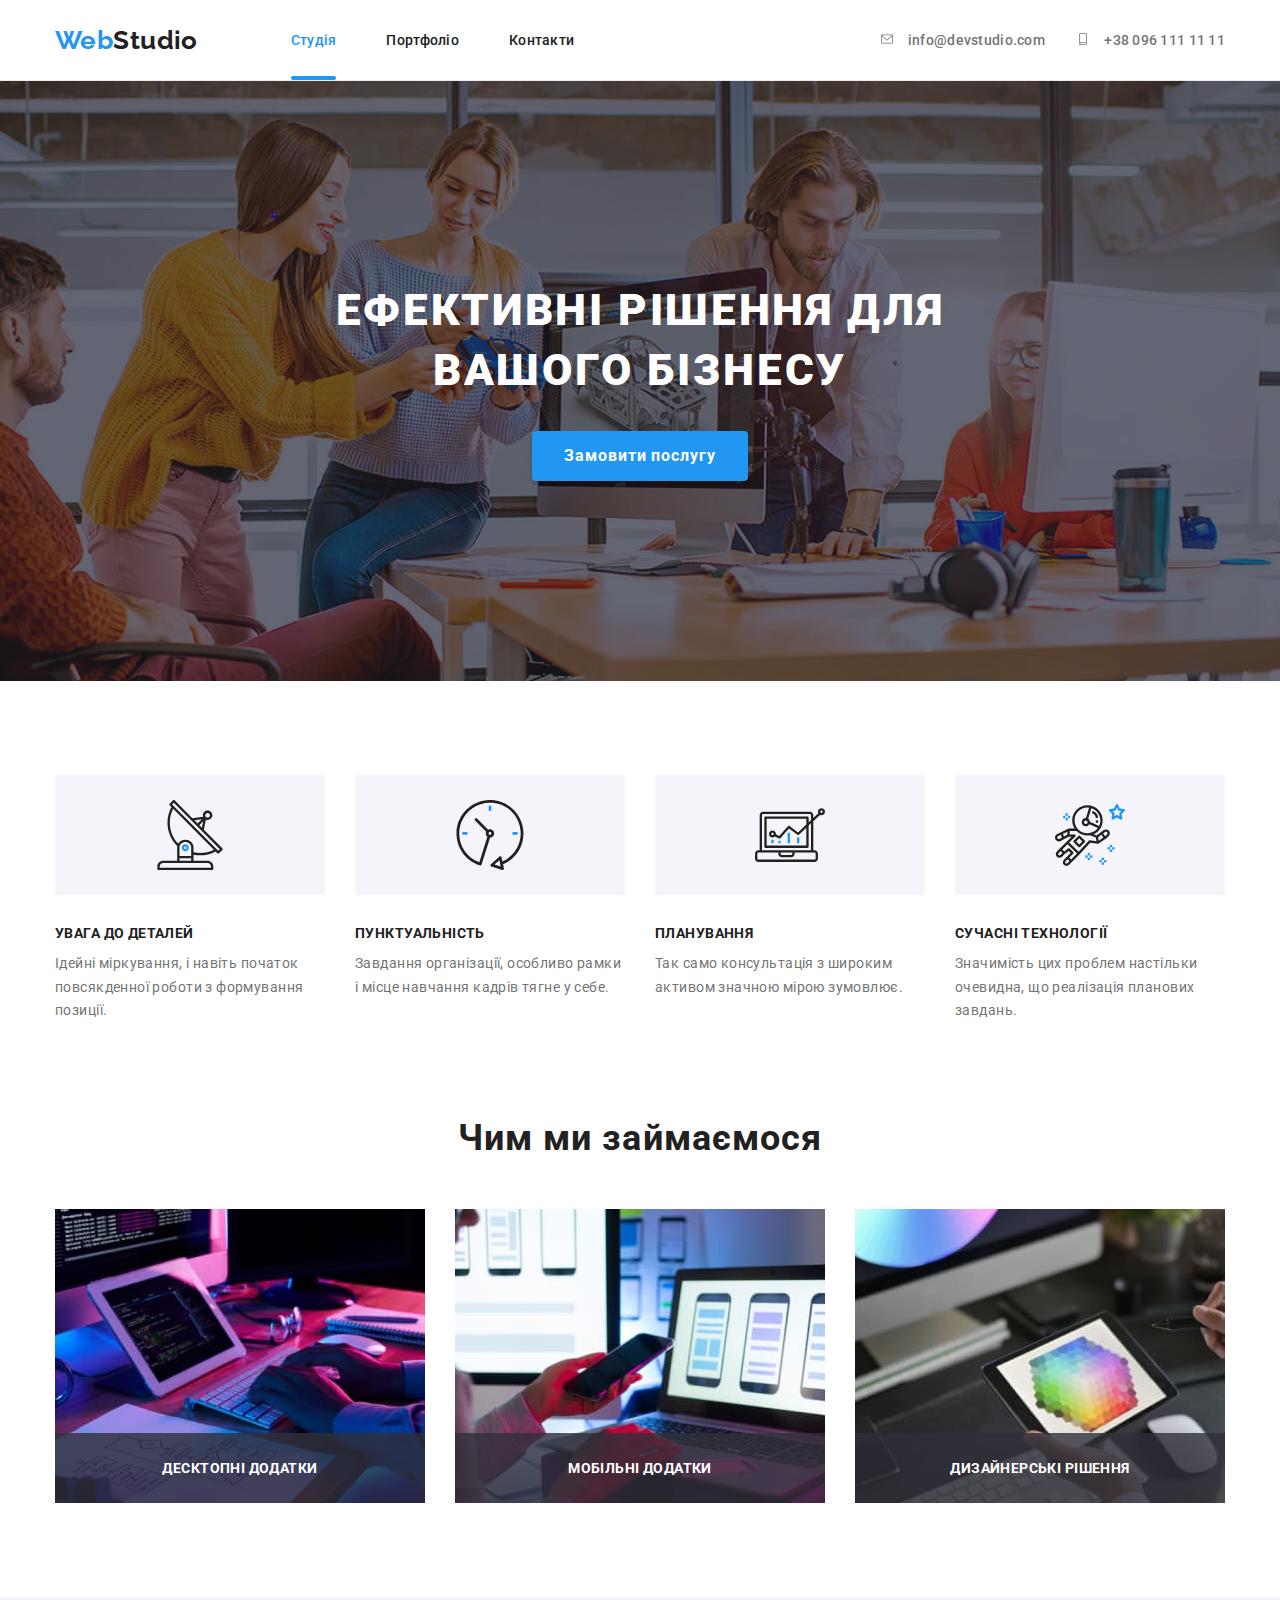
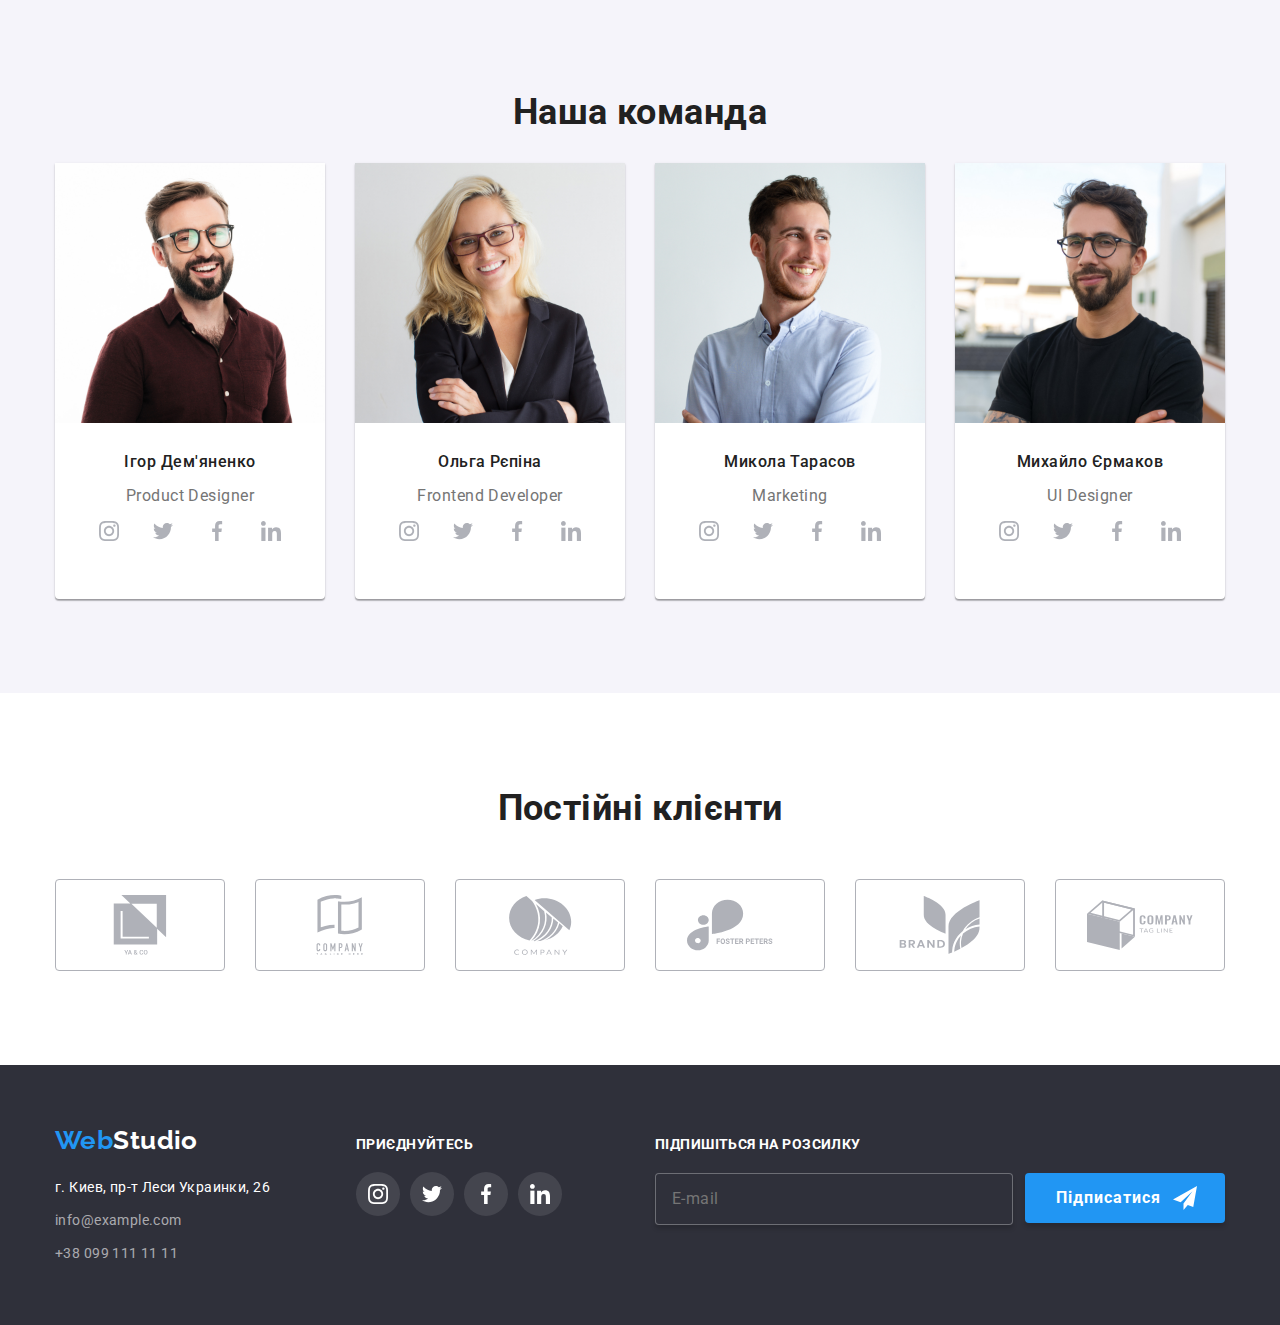
<file: index.html>
<!DOCTYPE html>
<html lang="uk">
  <head>
    <meta charset="UTF-8" />
    <meta http-equiv="X-UA-Compatible" content="IE=edge" />
    <meta name="viewport" content="width=device-width, initial-scale=1.0" />
    <title>Студия</title> 
    <link rel="preconnect" href="https://fonts.googleapis.com">
    <link rel="preconnect" href="https://fonts.gstatic.com" crossorigin>
    <link href="https://fonts.googleapis.com/css2?family=Raleway:wght@700&family=Roboto:wght@400;500;700;900&display=swap" rel="stylesheet">
    <link rel="stylesheet" href="https://cdnjs.cloudflare.com/ajax/libs/modern-normalize/1.1.0/modern-normalize.min.css">
    <link rel="stylesheet" href="./css/main.min.css">
  </head>

  <body>
    <header>
      <nav class="container nav">
        <a href="./index.html" class="nav__logo"   >
          <span>Web</span><span class="nav__logo-word">Studio</span></a> 
  
            <ul class="nav__list">
                <li class="nav__item">
                    <a href="./index.html" class="nav__link nav__link--current">Студія</a>
                </li>
                <li class="nav__item">
                    <a href="./portfolio.html" class="nav__link">Портфоліо</a>
                </li>
                <li class="nav__item">
                    <a href="#" class="nav__link">Контакти</a>
                </li>
            </ul>
      

        <ul class="nav-contacts">
          <li class="nav-contacts__list">
            <a href="mailto:info@devstudio.com" class="nav-contacts__link" aria-label="Написати листа">
              <svg class="nav-contacts__icon" width="16" height="12">
                <use href="./images/icons.svg#icon-envelope"></use>
            </svg>
              info@devstudio.com</a></li>
          <li class="nav-contacts__list">
            <a href="tel:+38 096 111 11 11" class="nav-contacts__link" aria-label="Зателефонувати">
              <svg class="nav-contacts__icon" width="16" height="12"> 
                <use href="./images/icons.svg#icon-smartphone"></use>
           </svg>
              +38 096 111 11 11</a></li>
        </ul>
      </nav>
    </header>
    <!--Замовити послугу-->
    <main>
        <section class="hero section">
            <h1 class="hero__title">Ефективні рішення для <br> вашого бізнесу</h1>
            <button aria-label="Заказать услугу" type="button" class="hero__button" data-modal-open>Замовити послугу</button>
        </section>
        <!--Якість-->
      <section class="section">
        <div class="container quality">
          <ul class="quality__list">
            <li class="quality__listy">
              <div class="quality__box">
                <svg class="quality-icon" width="70" height="70">
                    <use href="./images/icons/quality/quality-icon.svg#icon-quality-icon1"></use>
                </svg>
            </div>
              <h3 class="quality__title">УВАГА ДО ДЕТАЛЕЙ</h3>
              <p class="paragraph">Ідейні міркування, і навіть початок повсякденної роботи з формування позиції.</p>
            </li>
            <li class="quality__item">
              <div class="quality__box">
                <svg class="quality-icon" width="70" height="70">
                    <use href="./images/icons/quality/quality-icon.svg#icon-clock-2"></use>
                </svg>
            </div>
              <h3 class="quality__title">ПУНКТУАЛЬНІСТЬ</h3>
              <p class="paragraph">Завдання організації, особливо рамки і місце навчання кадрів тягне у себе.</p>
            </li>
            <li class="quality__item">
              <div class="quality__box">
                <svg class="quality-icon" width="70" height="70">
                    <use href="./images/icons/quality/quality-icon.svg#icon-diagram-3"></use>
                </svg>
            </div>
              <h3 class="quality__title">ПЛАНУВАННЯ</h3>
              <p class="paragraph">Так само консультація з широким активом значною мірою зумовлює.</p>
            </li>
            <li class="quality__item">
              <div class="quality__box">
                <svg class="quality-icon" width="70" height="70">
                    <use href="./images/icons/quality/quality-icon.svg#icon-astronaut-4"></use>
                </svg>
            </div>
              <h3 class="quality__title">СУЧАСНІ ТЕХНОЛОГІЇ</h3>
              <p class="paragraph">Значимість цих проблем настільки очевидна, що реалізація планових завдань.</p>
            </li>
          </ul>
        </div>
      </section>
      <!--Чим ми займаємось-->
      <section class="work section">
        <div class="container">
          <h2 class="name work__title">Чим ми займаємося</h2>
          <ul class="work__list">
            <li class="work__item"><img src="./images/box1.jpg" alt="Програмуємо додатки" width="370">
                <div class="work__box">
                    <p class="work__text">Десктопні додатки</p>
                </div>
            </li>
            <li class="work__item"><img src="./images/box2.jpg" alt="Програмуємо мобільні додатки" width="370">
                <div class="work__box">
                    <p class="work__text">Мобільні додатки</p>
                </div>
            </li>
            <li class="work__item"><img src="./images/box 3.jpg" alt="Займаємось дизайном дадатків" width="370">
                <div class="work__box">
                    <p class="work__text">Дизайнерські рішення</p>
                </div>
            </li>
          </ul>
        </div>
      </section>
      <!--Команда-->
      <section class="section team">
        <div class="container">
          <h2 class="name team__title">Наша команда</h2>
          <ul class="team__list">
            <li class="team__item">
              <img src="./images/icons/teams/team1.jpg" alt="Ігор Дем'яненко" width="270">
              <div class="team__box">
                <h3 class="team__name">Ігор Дем'яненко</h3>
                <p class="paragraph team__pos">Product Designer</p>
                <ul class="social-list">
                    <li class="social-list__item">
                        <a class="social-list__link" href="#" aria-label="Сторінка в инстаграмме">
                            <svg class="social-list__icon" width="20" height="20">
                                <use href="./images/icons.svg#icon-instagram"></use>
                            </svg>
                        </a>
                    </li>
                    <li class="social-list__item">
                        <a class="social-list__link" href="#" aria-label="Сторінка в твиттере">
                            <svg class="social-list__icon" width="20" height="20">
                                <use href="./images/icons.svg#icon-twitter"></use>
                            </svg>
                        </a>
                    </li>
                    <li class="social-list__item">
                        <a class="social-list__link" href="#" aria-label="Сторінка в фейсбуке">
                            <svg class="social-list__icon" width="20" height="20">
                                <use href="./images/icons.svg#icon-facebook"></use>
                            </svg>
                        </a>
                    </li>
                    <li class="social-list__item">
                        <a class="social-list__link" href="#" aria-label="Сторінка в линкедине">
                            <svg class="social-list__icon" width="20" height="20">
                                <use href="./images/icons.svg#icon-linkedin"></use>
                            </svg>
                        </a>
                    </li>
                </ul>
              </div>
            </li>

            <li class="team__item">
              <img src="./images/icons/teams/team2.jpg" alt="Ольга Рєпіна" width="270">
              <div class="team__box">
                <h3 class="team__name">Ольга Рєпіна</h3>
                <p class="paragraph team__pos">Frontend Developer</p>
                <ul class="social-list">
                    <li class="social-list__item">
                        <a class="social-list__link" href="#" aria-label="Сторінка в инстаграмме">
                            <svg class="social-list__icon" width="20" height="20">
                                <use href="./images/icons.svg#icon-instagram"></use>
                            </svg>
                        </a>
                    </li>
                    <li class="social-list__item">
                        <a class="social-list__link" href="#" aria-label="Сторінка в твиттере">
                            <svg class="social-list__icon" width="20" height="20">
                                <use href="./images/icons.svg#icon-twitter"></use>
                            </svg>
                        </a>
                    </li>
                    <li class="social-list__item">
                        <a class="social-list__link" href="#" aria-label="Сторінка в фейсбуке">
                            <svg class="social-list__icon" width="20" height="20">
                                <use href="./images/icons.svg#icon-facebook"></use>
                            </svg>
                        </a>
                    </li>
                    <li class="social-list__item">
                        <a class="social-list__link" href="#" aria-label="Сторінка в линкедине">
                            <svg class="social-list__icon" width="20" height="20">
                                <use href="./images/icons.svg#icon-linkedin"></use>
                            </svg>
                        </a>
                    </li>
                </ul>
              </div>
            </li>

            <li class="team__item">
              <img src="./images/icons/teams/team3.jpg" alt="Микола Тарасов" width="270">
              <div class="team__box">
                <h3 class="team__name">Микола Тарасов</h3>
                <p class="paragraph team__pos">Marketing</p>
                <ul class="social-list">
                    <li class="social-list__item">
                        <a class="social-list__link" href="#" aria-label="Сторінка в инстаграмме">
                            <svg class="social-list__icon" width="20" height="20">
                                <use href="./images/icons.svg#icon-instagram"></use>
                            </svg>
                        </a>
                    </li>
                    <li class="social-list__item">
                        <a class="social-list__link" href="#" aria-label="Сторінка в твиттере">
                            <svg class="social-list__icon" width="20" height="20">
                                <use href="./images/icons.svg#icon-twitter"></use>
                            </svg>
                        </a>
                    </li>
                    <li class="social-list__item">
                        <a class="social-list__link" href="#" aria-label="Сторінка в фейсбуке">
                            <svg class="social-list__icon" width="20" height="20">
                                <use href="./images/icons.svg#icon-facebook"></use>
                            </svg>
                        </a>
                    </li>
                    <li class="social-list__item">
                        <a class="social-list__link" href="#" aria-label="Сторінка в линкедине">
                            <svg class="social-list__icon" width="20" height="20">
                                <use href="./images/icons.svg#icon-linkedin"></use>
                            </svg>
                        </a>
                    </li>
                </ul>
              </div>
            </li>

            <li class="team__item">
              <img src="./images/icons/teams/team4.jpg" alt="Михайло Єрмаков" width="270">
              <div class="team__box">
                <h3 class="team__name">Михайло Єрмаков</h3>
                <p class="paragraph team__pos">UI Designer</p>
                <ul class="social-list">
                    <li class="social-list__item">
                        <a class="social-list__link" href="#" aria-label="Сторінка в инстаграмме">
                            <svg class="social-list__icon" width="20" height="20">
                                <use href="./images/icons.svg#icon-instagram"></use>
                            </svg>
                        </a>
                    </li>
                    <li class="social-list__item">
                        <a class="social-list__link" href="#" aria-label="Сторінка в твиттере">
                            <svg class="social-list__icon" width="20" height="20">
                                <use href="./images/icons.svg#icon-twitter"></use>
                            </svg>
                        </a>
                    </li>
                    <li class="social-list__item">
                        <a class="social-list__link" href="#" aria-label="Сторінка в фейсбуке">
                            <svg class="social-list__icon" width="20" height="20">
                                <use href="./images/icons.svg#icon-facebook"></use>
                            </svg>
                        </a>
                    </li>
                    <li class="social-list__item">
                        <a class="social-list__link" href="#" aria-label="Сторінка в линкедине">
                            <svg class="social-list__icon" width="20" height="20">
                                <use href="./images/icons.svg#icon-linkedin"></use>
                            </svg>
                        </a>
                    </li>
                </ul>
              </div>
            </li>
          </ul>
        </div>
      </section> 
      <!--Клієнти-->
      <section class="section clients">
        <div class="container">
            <h2 class="clients__title">Постійні клієнти</h2>
            <ul class="clients__list">
                <li class="clients__item">
                    <a class="clients__link" href="#">
                        <svg class="clients__icon" width="106" height="60">
                            <use href="./images/icons/clients/clients-icon.svg#icon-group1"></use>
                        </svg>
                    </a>
                </li>
                <li class="clients__item">
                    <a class="clients__link" href="#">
                        <svg class="clients__icon" width="106" height="60">
                            <use href="./images/icons/clients/clients-icon.svg#icon-group2"></use>
                        </svg>
                    </a>
                </li>
                <li class="clients__item">
                    <a class="clients__link" href="#">
                        <svg class="clients__icon" width="106" height="60">
                            <use href="./images/icons/clients/clients-icon.svg#icon-group3"></use>
                        </svg>
                    </a>
                </li>
                <li class="clients__item">
                    <a class="clients__link" href="#">
                        <svg class="clients__icon" width="106" height="60">
                            <use href="./images/icons/clients/clients-icon.svg#icon-group4"></use>
                        </svg>
                    </a>
                </li>
                <li class="clients__item">
                    <a class="clients__link" href="#">
                        <svg class="clients__icon" width="106" height="60">
                            <use href="./images/icons/clients/clients-icon.svg#icon-group5"></use>
                        </svg>
                    </a>
                </li>
                <li class="clients__item">
                    <a class="clients__link" href="#">
                        <svg class="clients__icon" width="106" height="60">
                            <use href="./images/icons/clients/clients-icon.svg#icon-group6"></use>
                        </svg>
                    </a>
                </li>
            </ul>
        </div>
    </section>
    </main>
    <footer>
      <section class="footer section">
        <div class="container footer__box">
          <div class="container footer__adress">
              <a href="./index.html" class="footer__logo">Web<span class="footer__logo--word">Studio</span></a>
              <address class="footer__street">г. Киев, пр-т Леси Украинки, 26</address>
              <ul>
                  <li class="footer__list"><a href="mailto:info@example.com" class="footer__contacts">info@example.com</a></li>
                  <li class="footer__list"><a href="tel:+380991111111" class="footer__contacts">+38 099 111 11 11</a></li>
              </ul>
          </div>
          <div class="container footer__social">
              <h2 class="footer__social--title">приєднуйтесь</h2>
              <ul class="footer__social--list">
                  <li class="social-list__item">
                      <a class="footer__link" href="#" aria-label="Страница в инстаграмме">
                          <svg class="social-list__icon" width="20" height="20">
                              <use href="./images/icons.svg#icon-instagram"></use>
                          </svg>
                      </a>
                  </li>
                  <li class="social-list__item">
                      <a class="footer__link" href="#" aria-label="Страница в твиттере">
                          <svg class="social-list__icon" width="20" height="20">
                              <use href="./images/icons.svg#icon-twitter"></use>
                          </svg>
                      </a>
                  </li>
                  <li class="social-list__item">
                      <a class="footer__link" href="#" aria-label="Страница в фейсбуке">
                          <svg class="social-list__icon" width="20" height="20">
                              <use href="./images/icons.svg#icon-facebook"></use>
                          </svg>
                      </a>
                  </li>
                  <li class="social-list__item">
                      <a class="footer__link" href="#" aria-label="Страница в линкедине">
                          <svg class="social-list__icon" width="20" height="20">
                              <use href="./images/icons.svg#icon-linkedin"></use>
                          </svg>
                      </a>
                  </li>
              </ul>
          </div>
          <div>
            <h2 class="send">Підпишіться на розсилку</h2>
            <form class="send__form">
                <input class="send__input" type="email" name="mail" placeholder="E-mail" />
                <button class="send__button" type="submit">
                    Підписатися
                    <svg class="send__icon" width="24" height="24">
                        <use href="./images/icon-send.svg#icon-icon-send"></use>
                    </svg>
                </button>
            </form>
        </div>
      </div>
      </section>
    </footer>
     <!--Модульне вікно-->
     <div class="backdrop is-hidden" data-modal>
        <div class="modal">
            <button aria-label="Закрити вікно" type="button" class="modal__close" data-modal-close>
                <svg class="modal__icon" width="18" height="18">
                    <use href="./images/windows-icon.svg#icon-close"></use>
                </svg>
            </button>
            <form class="form" autocomplete="on">
                <h2 class="form__title">Залиште свої дані, ми вам передзвонимо</h2>
                <div class="form__main">
                    <div class="form__box">
                        <label class="form__label" for="name">Ім'я</label>
                        <div class="form__svg">
                            <input class="form__input" type="text" name="name" id="name" />
                            <svg class="form__icons" width="12" height="12">
                                <use href="./images/windows-icon.svg#icon-user"></use>
                            </svg>
                        </div>

                    </div>
                    <div class="form__box">
                        <label class="form__label" for="tel">Телефон</label>
                        <div class="form__svg">
                            <input class="form__input" type="tel" name="tel" id="tel" />
                            <svg class="form__icons" width="13" height="13">
                                <use href="./images/windows-icon.svg#icon-phone"></use>
                            </svg>
                    </div>
                    </div>
                    <div class="form__box">
                        <label class="form__label" for="mail">Пошта</label>
                        <div class="form__svg">
                            <input class="form__input" type="email" name="mail" id="mail" />
                            <svg class="form__icons" width="15" height="12">
                                <use href="./images/windows-icon.svg#icon-mail"></use>
                            </svg>
                    </div>
                    </div>
                    <div class="form__box">
                        <label class="form__label" for="comment">Введіть текст</label>
                        <textarea class="form__textarea" name="comment" id="comment" rows="6" placeholder="Введите текст"></textarea>
                    </div>
            </div>
                <div class="form__check">
                    <label class="form-check__label" for="accept">   
                        <div class="form__control">
                            <input class="form__checkbox" type="checkbox" name="accept" value="accept" id="accept" />
                            <svg class="form-check__icon" aria-hidden="true" width="16" height="15">
                                <use href="./images/modal-windows.svg#icon-check"></use>
                            </svg>
                        </div>
                        Погоджуюся з розсилкою та приймаю <a href="#" class="form__word"> Умови договору</a></label>
                </div>
            <button class="form__button " type="submit">Відправити</button>
        </div>
            </form>
        </div>
    </div>
    <script src="./js/modal.js"></script>
  </body>
</html>
</file>
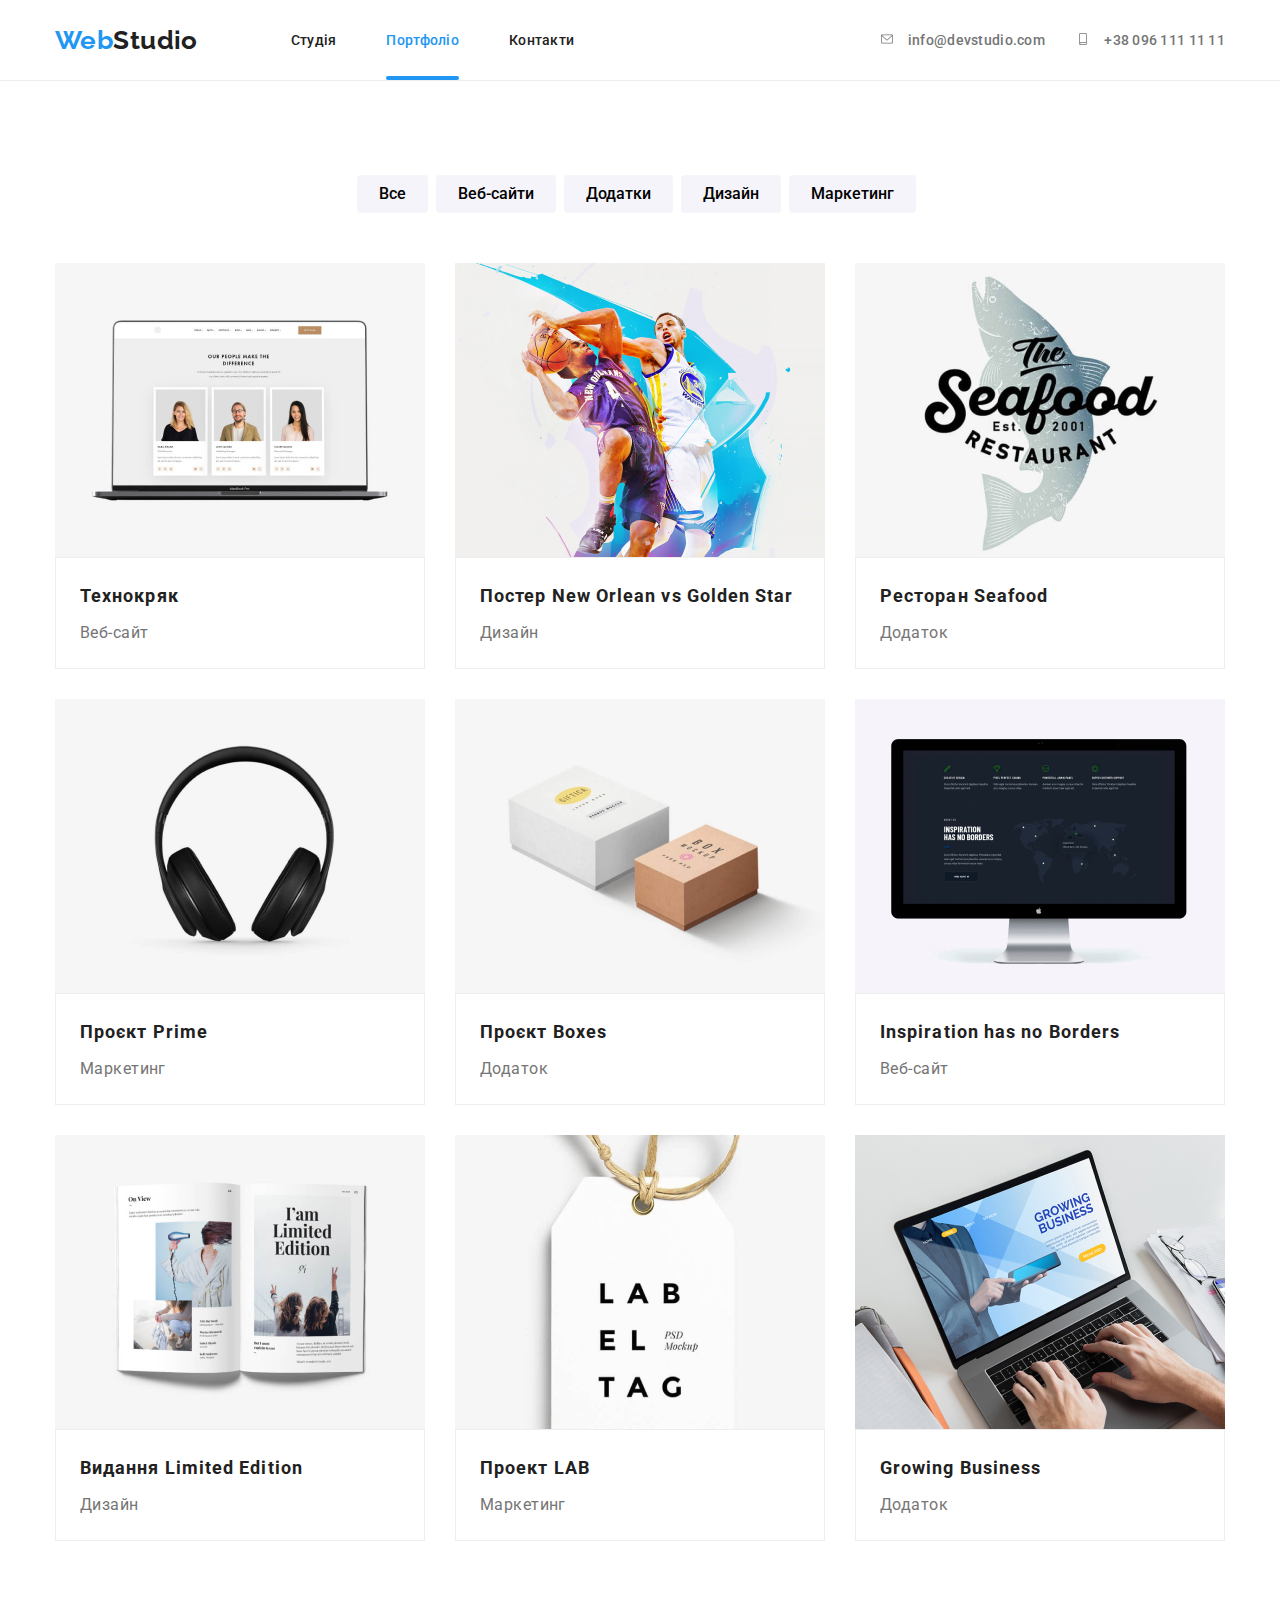
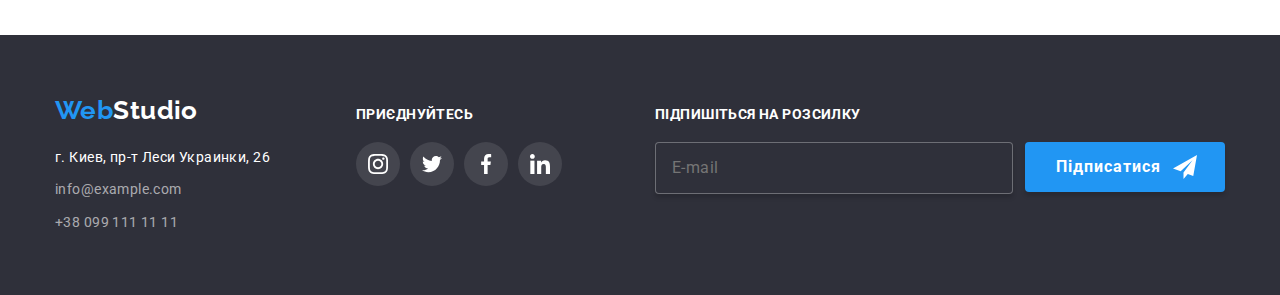
<file: portfolio.html>
<!DOCTYPE html>
<html lang="uk">
<head>
    <meta charset="UTF-8">
    <meta http-equiv="X-UA-Compatible" content="IE=edge">
    <meta name="viewport" content="width=device-width, initial-scale=1.0">
    <title>Студия</title> 
    <link rel="preconnect" href="https://fonts.googleapis.com">
    <link rel="preconnect" href="https://fonts.gstatic.com" crossorigin>
    <link href="https://fonts.googleapis.com/css2?family=Raleway:wght@700&family=Roboto:wght@400;500;700;900&display=swap" rel="stylesheet">
    <link rel="stylesheet" href="https://cdnjs.cloudflare.com/ajax/libs/modern-normalize/1.1.0/modern-normalize.min.css">
    <link rel="stylesheet" href="./css/main.min.css">
</head>

<body>
    <header>
        <nav class="container nav">
            <a href="./index.html" class="nav__logo">Web<span class="nav__logo-word">Studio</span></a>
            <ul class="nav__list">
                <li class="nav__item">
                    <a href="./index.html" class="nav__link">Студія</a>
                </li>
                <li class="nav__item">
                    <a href="./portfolio.html" class="nav__link  nav__link--current">Портфоліо</a>
                </li>
                <li class="nav__item">
                    <a href="#" class="nav__link">Контакти</a>
                </li>
            </ul>
            <ul class="nav-contacts">
                <li class="nav-contacts__list">
                    <a href="mailto:info@devstudio.com" class="nav-contacts__link">
                        <svg class="nav-contacts__icon" width="16" height="12">
                            <use href="./images/icons.svg#icon-envelope"></use>
                        </svg>
                        info@devstudio.com
                    </a>
                </li>
                <li class="nav-contacts__list">
                    <a href="tel:+380961111111" class="nav-contacts__link">
                       <svg class="nav-contacts__icon" width="16" height="12"> 
                            <use href="./images/icons.svg#icon-smartphone"></use>
                       </svg>
                        +38 096 111 11 11
                    </a>    
                </li>
            </ul>
        </nav>
    </header>
    <main>
        <section class="portfolio section">
            <div class="container">
                <!--Кнопки-->
                <ul class="portfolio__list">
                    <li class="portfolio__item"><button type="button" class="portfolio__buttons">Все</button></li>
                    <li class="portfolio__item"><button type="button" class="portfolio__buttons">Веб-сайти</button></li>
                    <li class="portfolio__item"><button type="button" class="portfolio__buttons">Додатки</button></li>
                    <li class="portfolio__item"><button type="button" class="portfolio__buttons">Дизайн</button></li>
                    <li class="portfolio__item"><button type="button" class="portfolio__buttons">Маркетинг</button></li>
                </ul>
                <!--БЛОГИ-->
                <ul class="portfolio__menu">
                    <li class="portfolio__images">
                        <a class="portfolio__link" href="#">
                            <div class="portfolio__overlay">         
                                <img src="./images/portfolioimg/img1.jpg" alt="Технокряк" width="370" height="294">
                                <div class="overlay">
                                    <p class="overlay__paragrap">Ресурс пропонує комплексні пропозиції з різним рівнем функціоналу та сервісів. Все це дозволить відвідувачу отримати вичерпні відомості про компанію чи приватну особу.
                                    </p>
                                </div>
                            </div>
                            <div class="portfolio__box">
                                <h3 class="portfolio__box--name">Технокряк</h3>
                                <p class="portfolio__box--paragraph">Веб-сайт</p>
                            </div>
                        </a>
                    </li>
                    <li class="portfolio__images">
                        <a class="portfolio__link" href="#">
                            <div class="portfolio__overlay">         
                                <img src="./images/portfolioimg/img2.jpg" alt="Постер New Orlean vs Golden Star" width="370" height="294">
                                <div class="overlay">
                                    <p class="overlay__paragrap">Ресурс пропонує комплексні пропозиції з різним рівнем функціоналу та сервісів. Все це дозволить відвідувачу отримати вичерпні відомості про компанію чи приватну особу.
                                    </p>
                                </div>
                            </div>
                            <div class="portfolio__box">
                                <h3 class="portfolio__box--name">Постер New Orlean vs Golden Star</h3>
                                <p class="portfolio__box--paragraph">Дизайн</p>
                            </div>
                        </a>
                    </li>
                    <li class="portfolio__images">
                        <a class="portfolio__link" href="#">
                            <div class="portfolio__overlay">         
                                <img src="./images/portfolioimg/img3.jpg" alt="Ресторан Seafood" width="370" height="294">
                                <div class="overlay">
                                    <p class="overlay__paragrap">Ресурс пропонує комплексні пропозиції з різним рівнем функціоналу та сервісів. Все це дозволить відвідувачу отримати вичерпні відомості про компанію чи приватну особу.
                                    </p>
                                </div>
                            </div>
                            <div class="portfolio__box">
                                <h3 class="portfolio__box--name">Ресторан Seafood</h3>
                                <p class="portfolio__box--paragraph">Додаток</p>
                            </div>
                        </a>
                    </li>
                    <li class="portfolio__images">
                        <a class="portfolio__link" href="#">
                            <div class="portfolio__overlay">         
                                <img src="./images/portfolioimg/img4.jpg" alt="Проєкт Prime" width="370" height="294">
                                <div class="overlay">
                                    <p class="overlay__paragrap">Ресурс пропонує комплексні пропозиції з різним рівнем функціоналу та сервісів. Все це дозволить відвідувачу отримати вичерпні відомості про компанію чи приватну особу.
                                    </p>
                                </div>
                            </div>
                            <div class="portfolio__box">
                                <h3 class="portfolio__box--name">Проєкт Prime</h3>
                                <p class="portfolio__box--paragraph">Маркетинг</p>
                            </div>
                        </a>
                    </li>
                    <li class="portfolio__images">
                        <a class="portfolio__link" href="#">
                            <div class="portfolio__overlay">         
                                <img src="./images/portfolioimg/img5.jpg" alt="Проєкт Boxes" width="370" height="294">
                                <div class="overlay">
                                    <p class="overlay__paragrap">Ресурс пропонує комплексні пропозиції з різним рівнем функціоналу та сервісів. Все це дозволить відвідувачу отримати вичерпні відомості про компанію чи приватну особу.
                                    </p>
                                </div>
                            </div>
                            <div class="portfolio__box">
                                <h3 class="portfolio__box--name">Проєкт Boxes</h3>
                                <p class="portfolio__box--paragraph">Додаток</p>
                            </div>
                        </a>
                    </li>
                    <li class="portfolio__images">
                        <a class="portfolio__link" href="#">
                            <div class="portfolio__overlay">         
                                <img src="./images/portfolioimg/img6.jpg" alt="Inspiration has no Borders" width="370" height="294">
                                <div class="overlay">
                                    <p class="overlay__paragrap">Ресурс пропонує комплексні пропозиції з різним рівнем функціоналу та сервісів. Все це дозволить відвідувачу отримати вичерпні відомості про компанію чи приватну особу.
                                    </p>
                                </div>
                            </div>
                            <div class="portfolio__box">
                                <h3 class="portfolio__box--name">Inspiration has no Borders</h3>
                                <p class="portfolio__box--paragraph">Веб-сайт</p>
                            </div>
                        </a>
                    </li>
                    <li class="portfolio__images">
                        <a class="portfolio__link" href="#">
                            <div class="portfolio__overlay">         
                                <img src="./images/portfolioimg/img7.jpg" alt="Видання Limited Edition" width="370" height="294">
                                <div class="overlay">
                                    <p class="overlay__paragrap">Ресурс пропонує комплексні пропозиції з різним рівнем функціоналу та сервісів. Все це дозволить відвідувачу отримати вичерпні відомості про компанію чи приватну особу.
                                    </p>
                                </div>
                            </div>
                            <div class="portfolio__box">
                                <h3 class="portfolio__box--name">Видання Limited Edition</h3>
                                <p class="portfolio__box--paragraph">Дизайн</p>
                            </div>
                        </a>
                    </li>
                    <li class="portfolio__images">
                        <a class="portfolio__link" href="#">
                            <div class="portfolio__overlay">         
                                <img src="./images/portfolioimg/img8.jpg" alt="Проект LAB" width="370" height="294">
                                <div class="overlay">
                                    <p class="overlay__paragrap">Ресурс пропонує комплексні пропозиції з різним рівнем функціоналу та сервісів. Все це дозволить відвідувачу отримати вичерпні відомості про компанію чи приватну особу.
                                    </p>
                                </div>
                            </div>
                            <div class="portfolio__box">
                                <h3 class="portfolio__box--name">Проект LAB</h3>
                                <p class="portfolio__box--paragraph">Маркетинг</p>
                            </div>
                        </a>
                    </li>
                    <li class="portfolio__images">
                        <a class="portfolio__link" href="#">
                            <div class="portfolio__overlay">         
                                <img src="./images/portfolioimg/img9.jpg" alt="Growing Business" width="370" height="294">
                                <div class="overlay">
                                    <p class="overlay__paragrap">Ресурс пропонує комплексні пропозиції з різним рівнем функціоналу та сервісів. Все це дозволить відвідувачу отримати вичерпні відомості про компанію чи приватну особу.
                                    </p>
                                </div>
                            </div>
                            <div class="portfolio__box">
                                <h3 class="portfolio__box--name">Growing Business</h3>
                                <p class="portfolio__box--paragraph">Додаток</p>
                            </div>
                        </a>
                    </li>
                </ul>
            </div>
        </section>
    </main>
    <footer>
        <section class="footer section">
            <div class="container footer__box">
              <div class="container footer__adress">
                  <a href="./index.html" class="footer__logo">Web<span class="footer__logo--word">Studio</span></a>
                  <address class="footer__street">г. Киев, пр-т Леси Украинки, 26</address>
                  <ul>
                      <li class="footer__list"><a href="mailto:info@example.com" class="footer__contacts">info@example.com</a></li>
                      <li class="footer__list"><a href="tel:+380991111111" class="footer__contacts">+38 099 111 11 11</a></li>
                  </ul>
              </div>
              <div class="container footer__social">
                  <h2 class="footer__social--title">приєднуйтесь</h2>
                  <ul class="footer__social--list">
                      <li class="social-list__item">
                          <a class="footer__link" href="#" aria-label="Страница в инстаграмме">
                              <svg class="social-list__icon" width="20" height="20">
                                  <use href="./images/icons.svg#icon-instagram"></use>
                              </svg>
                          </a>
                      </li>
                      <li class="social-list__item">
                          <a class="footer__link" href="#" aria-label="Страница в твиттере">
                              <svg class="social-list__icon" width="20" height="20">
                                  <use href="./images/icons.svg#icon-twitter"></use>
                              </svg>
                          </a>
                      </li>
                      <li class="social-list__item">
                          <a class="footer__link" href="#" aria-label="Страница в фейсбуке">
                              <svg class="social-list__icon" width="20" height="20">
                                  <use href="./images/icons.svg#icon-facebook"></use>
                              </svg>
                          </a>
                      </li>
                      <li class="social-list__item">
                          <a class="footer__link" href="#" aria-label="Страница в линкедине">
                              <svg class="social-list__icon" width="20" height="20">
                                  <use href="./images/icons.svg#icon-linkedin"></use>
                              </svg>
                          </a>
                      </li>
                  </ul>
              </div>
              <div>
                <h2 class="send">Підпишіться на розсилку</h2>
                <form class="send__form">
                    <input class="send__input" type="email" name="mail" placeholder="E-mail" />
                    <button class="send__button" type="submit">
                        Підписатися
                        <svg class="send__icon" width="24" height="24">
                            <use href="./images/icon-send.svg#icon-icon-send"></use>
                        </svg>
                    </button>
                </form>
            </div>
          </div>
          </section>
    </footer> 
</body>
</html>
</file>
<file: css/main.min.css>
:root{--color-primary: #212121;--color-second: #2196f3;--color-contacts: #757575;--color-hero: #2f303a;--color-hero-name: #ffffff;--color-button: #188ce8;--color-team: #f5f4fa;--color-contacts-footer: rgba(255, 255, 255, 0.6);--color-social-icons: #afb1b8;--color-icons-footer: rgba(255, 255, 255, 0.1);--color-icons: #afb1b8;--color-background: rgba(47, 48, 58, 0.8);--color-bckground: rgba(33, 150, 243, 0.9);--font-family-primary: "Roboto", sans-serif;--font-family-logo: "Raleway", sans-serif}html{-webkit-box-sizing:border-box;box-sizing:border-box}*,*::after,*::before{-webkit-box-sizing:inherit;box-sizing:inherit}h1,h2,h3,h4,h5,h6,p{margin-top:0}img{display:block;max-width:100%;height:auto}ul{list-style:none;padding-left:0;margin:0}body{color:var(--color-primary);font-family:var(--font-family-primary);font-weight:500;font-size:14px;line-height:1.17;letter-spacing:.03em;margin:0}.section{margin-left:auto;margin-right:auto;padding-top:94px;padding-bottom:94px}.container{width:1200px;padding-left:15px;padding-right:15px;margin:0 auto}.backdrop{position:fixed;top:0;left:0;width:100%;height:100%;background-color:rgba(0,0,0,.2);visibility:visible;z-index:1;-webkit-transition:opacity 250ms cubic-bezier(0.4, 0, 0.2, 1),visibility 250ms cubic-bezier(0.4, 0, 0.2, 1);transition:opacity 250ms cubic-bezier(0.4, 0, 0.2, 1),visibility 250ms cubic-bezier(0.4, 0, 0.2, 1)}.backdrop.is-hidden{opacity:0;visibility:hidden;pointer-events:none}.modal{position:absolute;min-width:528px;min-height:581px;-webkit-box-shadow:0 2px 1px 0 rgba(0,0,0,.2),0 1px 1px 0 rgba(0,0,0,.14),0 1px 3px 0 rgba(0,0,0,.12);box-shadow:0 2px 1px 0 rgba(0,0,0,.2),0 1px 1px 0 rgba(0,0,0,.14),0 1px 3px 0 rgba(0,0,0,.12);background-color:var(--color-hero-name);border-radius:4px;top:50%;left:50%;-webkit-transform:translate(-50%, -50%) scale(1);transform:translate(-50%, -50%) scale(1);-webkit-transition:-webkit-transform 250ms cubic-bezier(0.4, 0, 0.2, 1);transition:-webkit-transform 250ms cubic-bezier(0.4, 0, 0.2, 1);transition:transform 250ms cubic-bezier(0.4, 0, 0.2, 1);transition:transform 250ms cubic-bezier(0.4, 0, 0.2, 1), -webkit-transform 250ms cubic-bezier(0.4, 0, 0.2, 1)}.modal__close{position:absolute;top:8px;right:8px;width:30px;height:30px;background-color:var(--color-hero-name);border-radius:50%;border:1px solid rgba(0,0,0,.1);cursor:pointer;display:-webkit-box;display:-ms-flexbox;display:flex;-webkit-box-pack:center;-ms-flex-pack:center;justify-content:center;-webkit-box-align:center;-ms-flex-align:center;align-items:center}.modal__close:hover,.modal__close .modal__close:focus{scale:1.15}.modal__icon{margin:3px}.form__main{margin:0 40px 12px;margin-bottom:20px}.form__title{font-weight:700;font-size:20px;line-height:1.17;letter-spacing:.03em;text-align:center;margin-top:40px;margin-bottom:12px}.form__box{margin-bottom:10px;display:-webkit-box;display:-ms-flexbox;display:flex;-webkit-box-orient:vertical;-webkit-box-direction:normal;-ms-flex-direction:column;flex-direction:column}.form__label{font-weight:400;font-size:12px;line-height:1.17;letter-spacing:.01em;color:#757575;margin-bottom:4px}.form__svg{position:relative}.form__input{margin:0;padding:6px 0 6px 42px;border-radius:4px;border:1px solid rgba(33,33,33,.2);outline:0;-webkit-transition:border-color 250ms cubic-bezier(0.4, 0, 0.2, 1);transition:border-color 250ms cubic-bezier(0.4, 0, 0.2, 1);width:448px;height:40px}.form__input:focus{border-color:#2196f3}.form__input:focus+.form__icons{color:var(--color-second)}.form__icons{left:15px;position:absolute;bottom:14px;display:inline-block;fill:currentColor;cursor:pointer}.form__textarea{padding:12px 16px;border-radius:4px;border:1px solid rgba(33,33,33,.2);outline:0;-webkit-transition:border-color 250ms cubic-bezier(0.4, 0, 0.2, 1);transition:border-color 250ms cubic-bezier(0.4, 0, 0.2, 1);resize:none}.form__textarea:focus{border-color:#2196f3}.form__textarea::-webkit-input-placeholder{color:rgba(117,117,117,.5);font-weight:400;font-size:12px;line-height:1.17;letter-spacing:.01em}.form__textarea::-moz-placeholder{color:rgba(117,117,117,.5);font-weight:400;font-size:12px;line-height:1.17;letter-spacing:.01em}.form__textarea:-ms-input-placeholder{color:rgba(117,117,117,.5);font-weight:400;font-size:12px;line-height:1.17;letter-spacing:.01em}.form__textarea::-ms-input-placeholder{color:rgba(117,117,117,.5);font-weight:400;font-size:12px;line-height:1.17;letter-spacing:.01em}.form__textarea::placeholder{color:rgba(117,117,117,.5);font-weight:400;font-size:12px;line-height:1.17;letter-spacing:.01em}.form__check{display:-webkit-box;display:-ms-flexbox;display:flex;-webkit-box-pack:center;-ms-flex-pack:center;justify-content:center;-webkit-box-align:center;-ms-flex-align:center;align-items:center;margin:20px 0 30px}.form-check__label{font-weight:400;line-height:1.71;color:#757575;display:-webkit-box;display:-ms-flexbox;display:flex;-webkit-box-align:center;-ms-flex-align:center;align-items:center}.form__control{display:-webkit-box;display:-ms-flexbox;display:flex;-webkit-box-pack:center;-ms-flex-pack:center;justify-content:center;-webkit-box-align:center;-ms-flex-align:center;align-items:center;fill:currentColor;width:16px;height:15px;margin-right:7px;border:2px solid var(--color-primary);border-radius:2px}.form_checkbox{appearance:none;-webkit-appearance:none;-moz-appearance:none}.form_checkbox:checked+.form-check__icon{opacity:1}.form-check__icon{cursor:pointer}.form__word{color:#2196f3}.form__button{margin:0 164px 40px;background-color:var(--color-second);color:var(--color-hero-name);border-radius:4px;border:1px;cursor:pointer;font-family:var(--font-family-primary);font-weight:700;font-size:16px;line-height:1.9;letter-spacing:.06em;padding:10px 55px;-webkit-box-shadow:0 4px 4px 0 rgba(0,0,0,.15);box-shadow:0 4px 4px 0 rgba(0,0,0,.15);-webkit-transition:background-color 250ms cubic-bezier(0.4, 0, 0.2, 1);transition:background-color 250ms cubic-bezier(0.4, 0, 0.2, 1)}.form__button:hover,.form__button:focus{background-color:#188ce8}.nav__logo{color:var(--color-second);font-family:var(--font-family-logo);text-decoration:none;font-weight:700;font-size:26px;line-height:1.17;display:block;padding-top:24px;padding-bottom:24px}.nav__logo-word{color:var(--color-primary)}.nav__list{display:-webkit-box;display:-ms-flexbox;display:flex}.nav__link{color:var(--color-primary);position:relative;display:block;padding-top:32px;padding-bottom:32px;text-decoration:none;letter-spacing:.02em;-webkit-transition:color 250ms cubic-bezier(0.4, 0, 0.2, 1);transition:color 250ms cubic-bezier(0.4, 0, 0.2, 1)}.nav__link:hover,.nav__link:focus{color:var(--color-second)}.nav__link.nav__link--current{color:var(--color-second)}.nav__link::after{content:"";background-color:var(--color-second);position:absolute;border-radius:2px;width:100%;height:4px;bottom:0;left:0;opacity:0}.nav__link.nav__link--current::after{content:"";opacity:1}.nav__item:not(:first-child){margin-left:50px}.nav__item:first-child{margin-left:93px}.nav__item:last-child{margin-right:0}.nav-contacts__link{color:var(--color-contacts);text-decoration:none;letter-spacing:.02em;-webkit-transition:color 250ms cubic-bezier(0.4, 0, 0.2, 1);transition:color 250ms cubic-bezier(0.4, 0, 0.2, 1)}.nav-contacts__link:hover,.nav-contacts__link:focus{color:var(--color-second)}.nav-contacts{display:-webkit-box;display:-ms-flexbox;display:flex;margin-left:auto}.nav-contacts__list:not(:first-child){margin-left:30px}.nav-contacts__icon{margin-right:10px;fill:currentColor}.nav-contacts__icon:hover,.nav-contacts__icon:focus{color:var(--color-second)}header{border-bottom:1px solid #ececec}.container.nav{display:-webkit-box;display:-ms-flexbox;display:flex;-webkit-box-align:center;-ms-flex-align:center;align-items:center}.hero.section{background-color:var(--color-hero);background-image:-webkit-gradient(linear, left top, right top, from(rgba(47, 48, 58, 0.4)), to(rgba(47, 48, 58, 0.4))),url(../images/hero-background.jpg);background-image:linear-gradient(to right, rgba(47, 48, 58, 0.4), rgba(47, 48, 58, 0.4)),url(../images/hero-background.jpg);max-width:1600px;background-size:cover;background-position:center;text-align:center;padding-top:200px;padding-bottom:200px}.hero__title{color:var(--color-hero-name);font-family:var(--font-family-primary);font-weight:900;font-size:44px;line-height:1.36;letter-spacing:.06em;text-transform:uppercase;margin-bottom:30px}.hero__button{background-color:var(--color-second);color:var(--color-hero-name);-webkit-box-shadow:0px 4px 4px rgba(0,0,0,.15);box-shadow:0px 4px 4px rgba(0,0,0,.15);border-radius:4px;border:1px;cursor:pointer;font-family:var(--font-family-primary);font-weight:700;font-size:16px;line-height:1.9;letter-spacing:.06em;display:inline-block;padding:10px 32px;-webkit-transition:background-color 250ms cubic-bezier(0.4, 0, 0.2, 1);transition:background-color 250ms cubic-bezier(0.4, 0, 0.2, 1)}.hero__button:hover,.hero__button:focus{background-color:var(--color-button)}.clients__title{font-weight:700;font-size:36px;text-align:center;margin-bottom:50px}.clients__list{display:-webkit-box;display:-ms-flexbox;display:flex;-webkit-box-pack:center;-ms-flex-pack:center;justify-content:center}.clients__item{margin-right:30px}.clients__item:last-child{margin-right:0}.clients__link{color:var(--color-icons);display:-webkit-box;display:-ms-flexbox;display:flex;-webkit-box-pack:center;-ms-flex-pack:center;justify-content:center;-webkit-box-align:center;-ms-flex-align:center;align-items:center;width:170px;height:92px;border:1px solid #afb1b8;border-radius:4px;-webkit-transition:color 250ms cubic-bezier(0.4, 0, 0.2, 1),border-color 250ms cubic-bezier(0.4, 0, 0.2, 1);transition:color 250ms cubic-bezier(0.4, 0, 0.2, 1),border-color 250ms cubic-bezier(0.4, 0, 0.2, 1)}.clients__link:hover,.clients__link:focus{color:var(--color-second);border-color:var(--color-second)}.clients__icon{fill:currentColor}.footer{background-color:var(--color-hero);color:var(--color-hero-name)}.footer.section{padding-top:60px;padding-bottom:60px}.footer__box{display:-webkit-box;display:-ms-flexbox;display:flex;-webkit-box-align:baseline;-ms-flex-align:baseline;align-items:baseline}.footer__adress{padding:0;margin:0;width:231px}.footer__logo{color:var(--color-second);font-family:var(--font-family-logo);text-decoration:none;font-weight:700;font-size:26px;line-height:1.17}.footer__logo--word{color:var(--color-hero-name)}.footer__street{font-style:normal;font-weight:400;line-height:1.71;margin-top:20px;margin-bottom:9px}.footer__list{margin-top:9px}.footer__contacts{color:var(--color-contacts-footer);font-weight:400;text-decoration:none;line-height:1.71;margin-bottom:60px;-webkit-transition:color 250ms cubic-bezier(0.4, 0, 0.2, 1);transition:color 250ms cubic-bezier(0.4, 0, 0.2, 1)}.footer__contacts:hover,.footer__contacts:focus{color:var(--color-second)}.footer__social{width:206px;margin:0;margin-left:70px;margin-right:93px;padding:0}.footer__social--title{margin:0;margin-bottom:20px;text-transform:uppercase;font-weight:700;font-size:14px;line-height:1.142;letter-spacing:.03em}.footer__social--list{display:-webkit-box;display:-ms-flexbox;display:flex}.footer__link{color:var(--color-hero-name);background-color:var(--color-icons-footer);width:100%;height:100%;display:-webkit-box;display:-ms-flexbox;display:flex;-webkit-box-pack:center;-ms-flex-pack:center;justify-content:center;-webkit-box-align:center;-ms-flex-align:center;align-items:center;border-radius:50%;-webkit-transition:color 250ms cubic-bezier(0.4, 0, 0.2, 1),background-color 250ms cubic-bezier(0.4, 0, 0.2, 1);transition:color 250ms cubic-bezier(0.4, 0, 0.2, 1),background-color 250ms cubic-bezier(0.4, 0, 0.2, 1)}.footer__link:hover,.footer__link:focus{color:var(--color-hero-name);background-color:var(--color-second);border-radius:50%}.send{font-weight:700;font-size:14px;line-height:1.17;letter-spacing:.03em;text-transform:uppercase;margin-bottom:20px}.send__form{display:-webkit-box;display:-ms-flexbox;display:flex}.send__input{color:var(--color-hero-name);width:358px;font-weight:400;font-size:16px;line-height:1.25;letter-spacing:.03em;background-color:var(--color-hero);padding:15px 16px;-webkit-box-shadow:0 4px 4px 0 rgba(0,0,0,.15);box-shadow:0 4px 4px 0 rgba(0,0,0,.15);border-radius:4px;border:1px solid rgba(255,255,255,.3);margin-right:12px}.send__button{position:relative;width:200px;height:50px;padding:10px 62px 10px 29px;background-color:var(--color-second);color:var(--color-hero-name);border-radius:4px;-webkit-box-shadow:0 4px 4px 0 rgba(0,0,0,.15);box-shadow:0 4px 4px 0 rgba(0,0,0,.15);border:1px;cursor:pointer;font-weight:700;font-size:16px;line-height:1.88;letter-spacing:.06em}.send__icon{fill:currentColor;position:absolute;right:28px;bottom:13px}.portfolio__list{display:-webkit-box;display:-ms-flexbox;display:flex;-webkit-box-pack:center;-ms-flex-pack:center;justify-content:center;margin-bottom:50px}.portfolio__link{text-decoration:none}.portfolio__item{margin-right:8px}.portfolio__buttons{background-color:var(--color-team);font-family:var(--font-family-primary);border:rgba(0,0,0,0);cursor:pointer;font-size:16px;line-height:1.625;font-weight:500;padding:6px 22px;max-width:145px;border-radius:4px;-webkit-transition:color 250ms cubic-bezier(0.4, 0, 0.2, 1),background-color 250ms cubic-bezier(0.4, 0, 0.2, 1),-webkit-box-shadow 250ms cubic-bezier(0.4, 0, 0.2, 1);transition:color 250ms cubic-bezier(0.4, 0, 0.2, 1),background-color 250ms cubic-bezier(0.4, 0, 0.2, 1),-webkit-box-shadow 250ms cubic-bezier(0.4, 0, 0.2, 1);transition:color 250ms cubic-bezier(0.4, 0, 0.2, 1),background-color 250ms cubic-bezier(0.4, 0, 0.2, 1),box-shadow 250ms cubic-bezier(0.4, 0, 0.2, 1);transition:color 250ms cubic-bezier(0.4, 0, 0.2, 1),background-color 250ms cubic-bezier(0.4, 0, 0.2, 1),box-shadow 250ms cubic-bezier(0.4, 0, 0.2, 1),-webkit-box-shadow 250ms cubic-bezier(0.4, 0, 0.2, 1)}.portfolio__buttons:hover,.portfolio__buttons:focus{background-color:var(--color-second);-webkit-box-shadow:0px 3px 1px rgba(0,0,0,.1),0px 1px 2px rgba(0,0,0,.08),0px 2px 2px rgba(0,0,0,.12);box-shadow:0px 3px 1px rgba(0,0,0,.1),0px 1px 2px rgba(0,0,0,.08),0px 2px 2px rgba(0,0,0,.12);border-radius:4px;color:var(--color-hero-name)}.portfolio-list--item:last-child{margin-right:0}.portfolio__menu{display:-webkit-box;display:-ms-flexbox;display:flex;-ms-flex-wrap:wrap;flex-wrap:wrap}.portfolio__images{margin-bottom:30px;margin-right:30px;width:370px;-webkit-transition:-webkit-box-shadow 250ms cubic-bezier(0.4, 0, 0.2, 1);transition:-webkit-box-shadow 250ms cubic-bezier(0.4, 0, 0.2, 1);transition:box-shadow 250ms cubic-bezier(0.4, 0, 0.2, 1);transition:box-shadow 250ms cubic-bezier(0.4, 0, 0.2, 1), -webkit-box-shadow 250ms cubic-bezier(0.4, 0, 0.2, 1)}.portfolio__images:hover,.portfolio__images:focus{-webkit-box-shadow:0px 1px 1px rgba(0,0,0,.12),0px 4px 4px rgba(0,0,0,.06),1px 4px 6px rgba(0,0,0,.16);box-shadow:0px 1px 1px rgba(0,0,0,.12),0px 4px 4px rgba(0,0,0,.06),1px 4px 6px rgba(0,0,0,.16)}.portfolio__images:nth-child(3n+3){margin-right:0}.portfolio__images:nth-last-child(-n+3){margin-bottom:0}.portfolio__images:hover .overlay{opacity:1;-webkit-transform:translateY(100%);transform:translateY(100%)}.portfolio__images:hover .overlay{-webkit-transform:translateY(0%);transform:translateY(0%)}.portfolio__box{padding:20px 24px;border:1px solid #eee}.portfolio__box--name{color:var(--color-primary);font-weight:700;font-size:18px;line-height:2;letter-spacing:.06em;margin-bottom:4px}.portfolio__box--paragraph{color:var(--color-contacts);font-weight:400;font-size:16px;line-height:1.87;margin:0}.portfolio__overlay{position:relative;overflow:hidden}.overlay{background-color:var(--color-bckground);position:absolute;width:100%;height:100%;top:0;left:0;padding:64px 24px;-webkit-transform:translateY(100%);transform:translateY(100%);-webkit-transition:opacity 250ms cubic-bezier(0.4, 0, 0.2, 1),-webkit-transform 250ms cubic-bezier(0.4, 0, 0.2, 1);transition:opacity 250ms cubic-bezier(0.4, 0, 0.2, 1),-webkit-transform 250ms cubic-bezier(0.4, 0, 0.2, 1);transition:transform 250ms cubic-bezier(0.4, 0, 0.2, 1),opacity 250ms cubic-bezier(0.4, 0, 0.2, 1);transition:transform 250ms cubic-bezier(0.4, 0, 0.2, 1),opacity 250ms cubic-bezier(0.4, 0, 0.2, 1),-webkit-transform 250ms cubic-bezier(0.4, 0, 0.2, 1);display:-webkit-box;display:-ms-flexbox;display:flex;-webkit-box-align:center;-ms-flex-align:center;align-items:center}.overlay__paragrap{font-weight:400;font-size:18px;line-height:1.55;letter-spacing:.03em;color:var(--color-hero-name);padding:0 24px;width:100%;margin:0}.quality__title{margin-bottom:10px;font-weight:700;font-size:14px;text-transform:uppercase}.quality__list{display:-webkit-box;display:-ms-flexbox;display:flex}.quality__item{margin-right:30px;width:270px}.quality__item:last-child{margin-right:0}.quality__box{width:270px;height:120px;background-color:var(--color-team);margin-bottom:30px;padding:0;border-radius:4px;display:-webkit-box;display:-ms-flexbox;display:flex;-webkit-box-pack:center;-ms-flex-pack:center;justify-content:center;-webkit-box-align:center;-ms-flex-align:center;align-items:center}.team.section{background-color:var(--color-team);padding-bottom:94px;padding-top:94px;margin-left:auto;margin-right:auto;text-align:center}.team__title{display:-webkit-box;display:-ms-flexbox;display:flex;-webkit-box-pack:center;-ms-flex-pack:center;justify-content:center;font-family:var(--font-family-primary);font-weight:700;font-size:36px;line-height:42px}.team__list{display:-webkit-box;display:-ms-flexbox;display:flex}.team__item{background-color:var(--color-hero-name);-webkit-box-shadow:0px 1px 3px rgba(0,0,0,.12),0px 1px 1px rgba(0,0,0,.14),0px 2px 1px rgba(0,0,0,.2);box-shadow:0px 1px 3px rgba(0,0,0,.12),0px 1px 1px rgba(0,0,0,.14),0px 2px 1px rgba(0,0,0,.2);border-radius:0px 0px 4px 4px;margin-right:30px}.team__item:last-child{margin-right:0}.team__box{padding-top:30px;padding-bottom:16px}.team__name{font-weight:500;font-size:16px;line-height:1.18;letter-spacing:.03em;margin-bottom:10px}.team__pos{font-size:16px}.social-list{padding:0 32px 30px 32px;display:-webkit-box;display:-ms-flexbox;display:flex;-webkit-box-align:center;-ms-flex-align:center;align-items:center;-webkit-box-pack:center;-ms-flex-pack:center;justify-content:center}.social-list__link:hover,.social-list__link:focus{color:var(--color-hero-name);background-color:var(--color-second)}.social-list__item{width:44px;height:44px;margin-right:10px}.social-list__item:last-child{margin-right:0}.social-list__link{color:var(--color-social-icons);width:44px;height:44px;display:-webkit-box;display:-ms-flexbox;display:flex;-webkit-box-pack:center;-ms-flex-pack:center;justify-content:center;-webkit-box-align:center;-ms-flex-align:center;align-items:center;-webkit-transition:color 250ms cubic-bezier(0.4, 0, 0.2, 1),background-color 250ms cubic-bezier(0.4, 0, 0.2, 1);transition:color 250ms cubic-bezier(0.4, 0, 0.2, 1),background-color 250ms cubic-bezier(0.4, 0, 0.2, 1);border-radius:50%}.social-list__icon{fill:currentColor}.paragraph{color:var(--color-contacts);font-weight:400;line-height:1.7;margin-bottom:0;letter-spacing:.03em}.work.section{padding-top:0}.work__title{font-family:var(--font-family-primary);font-style:normal;font-weight:700;font-size:36px;line-height:42px;text-align:center;letter-spacing:.03em;color:var(--color-primary);margin-bottom:50px}.work__list{display:-webkit-box;display:-ms-flexbox;display:flex}.work__item{margin-right:30px;position:relative}.work__item:last-child{margin-right:0}.work__box{position:absolute;background-color:var(--color-background);width:100%;bottom:0;top:224px}.work__text{margin-bottom:0;margin-top:27px;text-align:center;color:var(--color-hero-name);text-transform:uppercase;font-weight:700;line-height:1.17;font-size:14px;letter-spacing:.03em}/*# sourceMappingURL=main.min.css.map */
</file>
